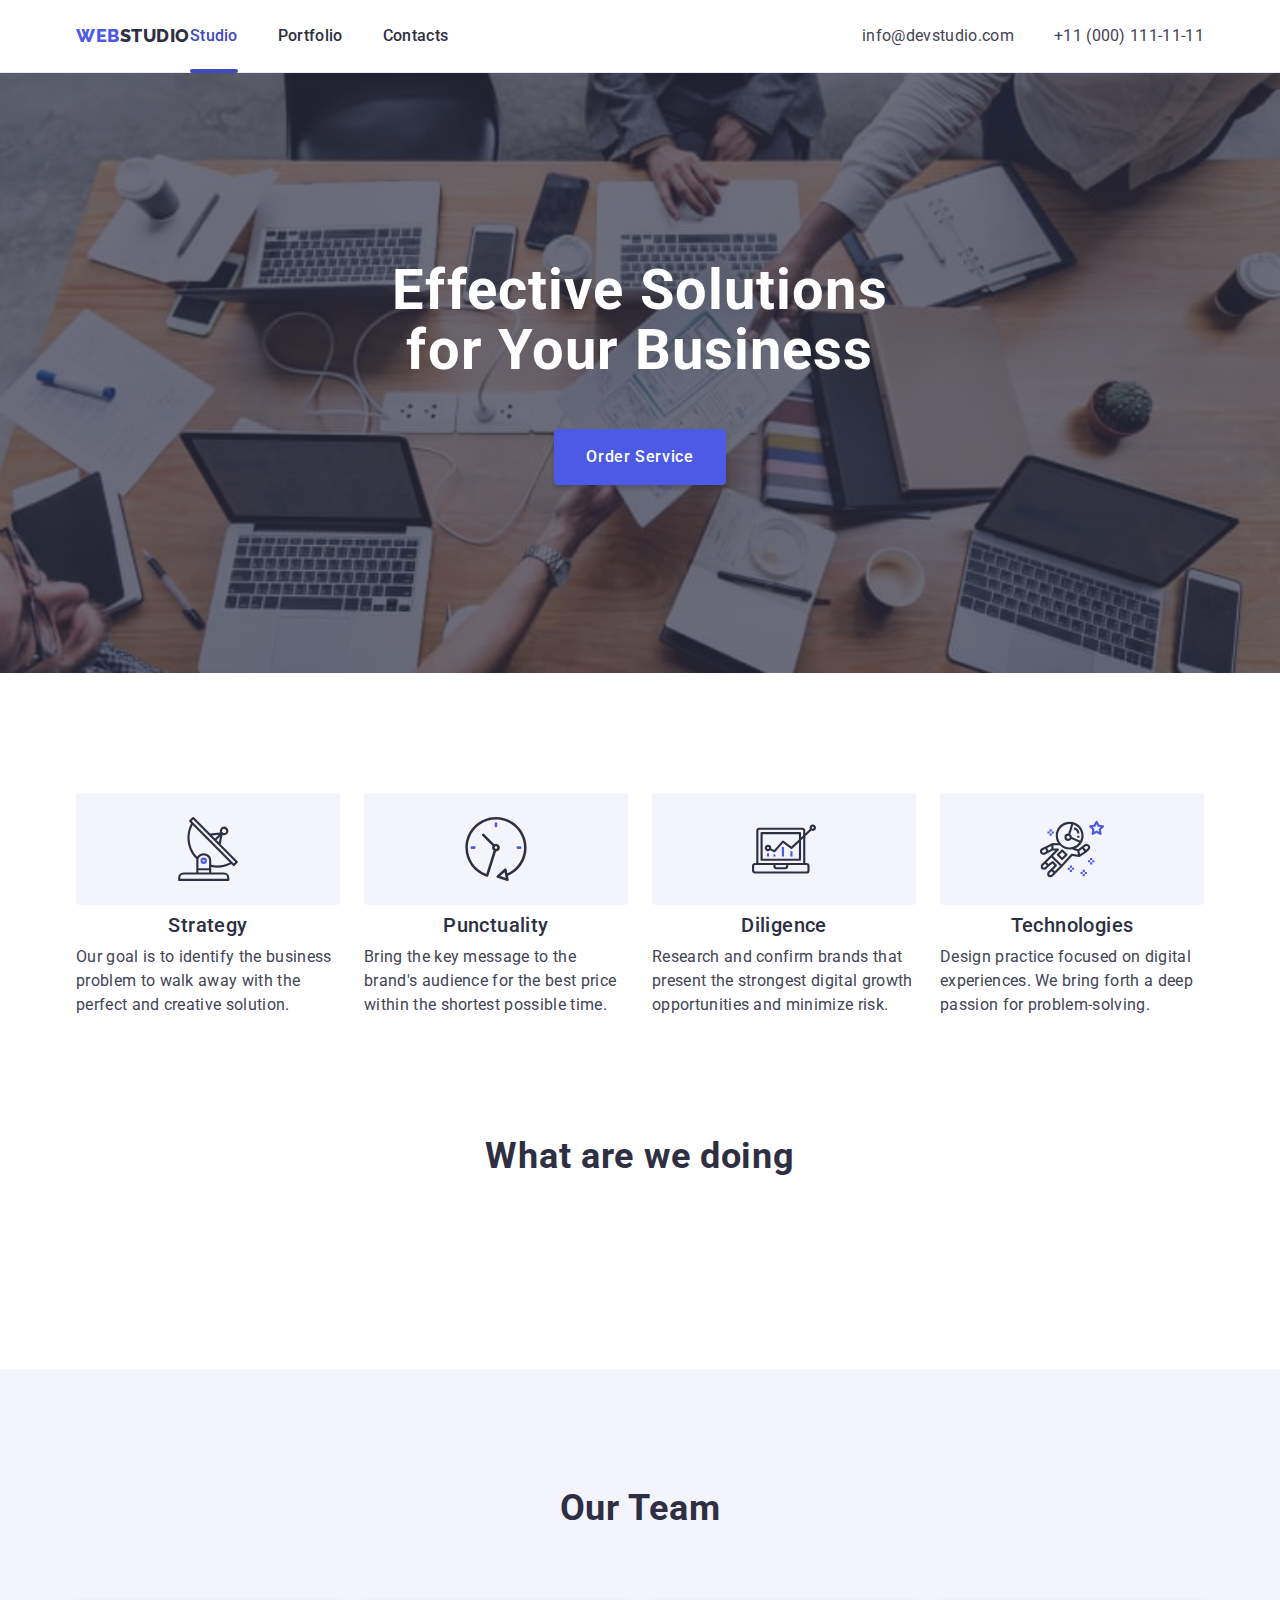
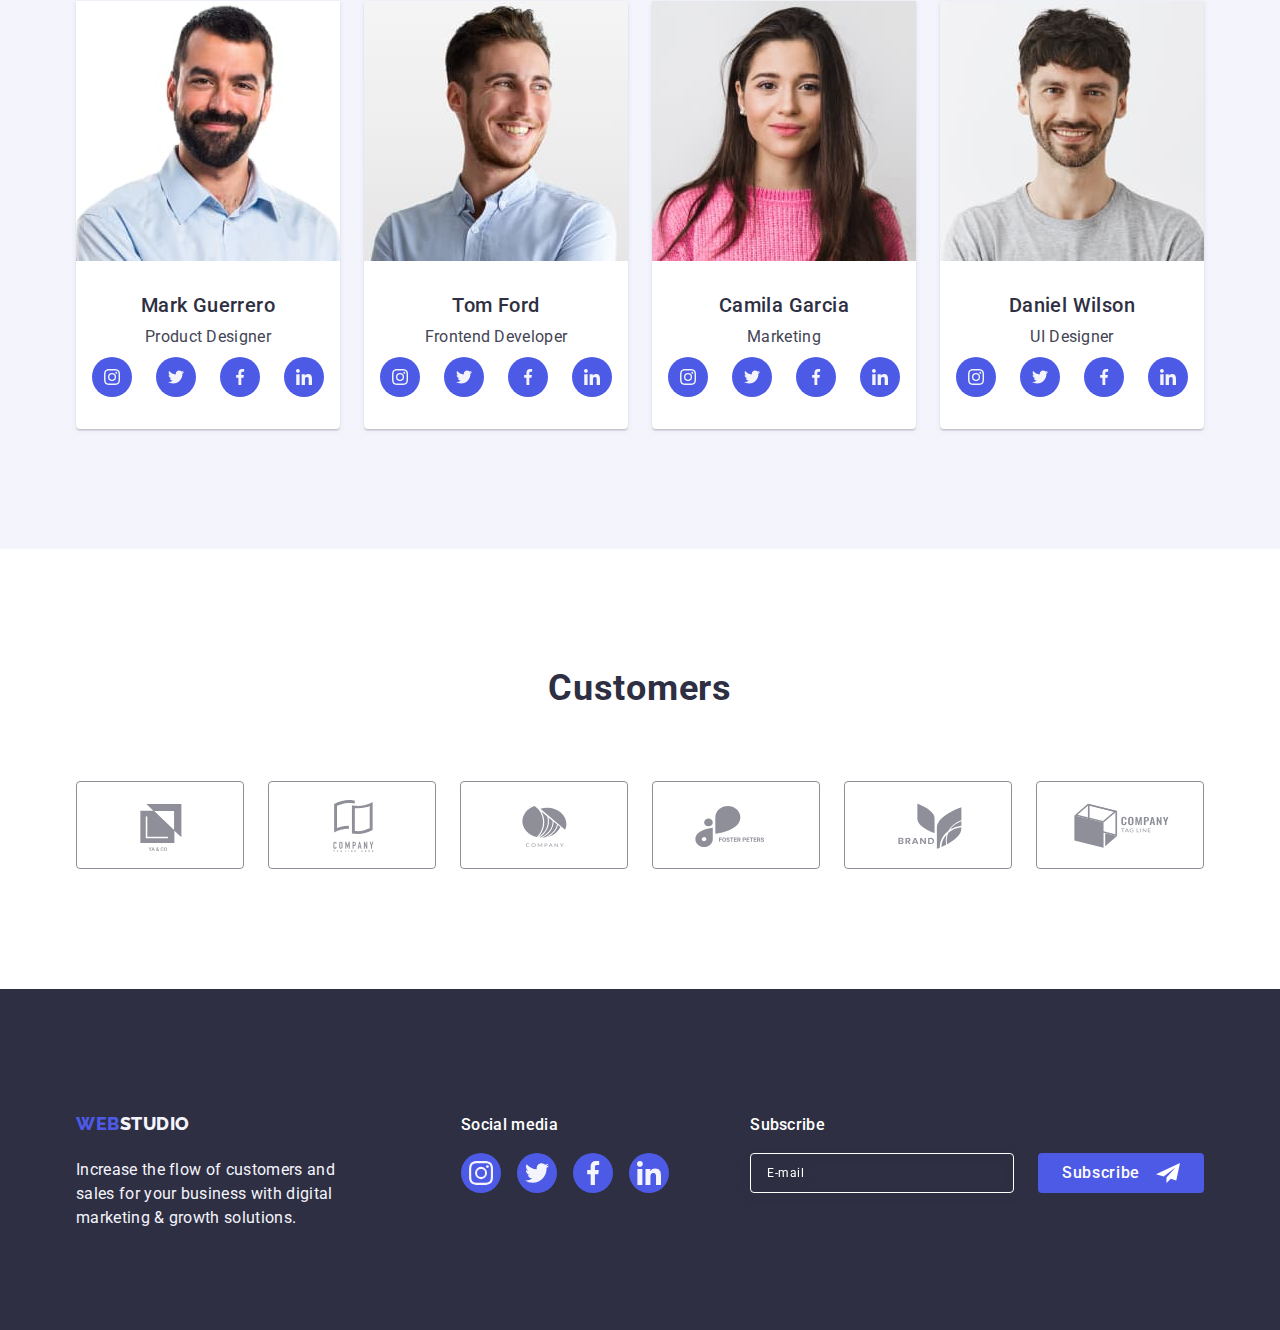
<file: index.html>
<!DOCTYPE html>
<html lang="en">

<head>
    <meta charset="UTF-8" />
    <meta http-equiv="X-UA-Compatible" content="IE=edge" />
    <meta name="viewport" content="width=device-width, initial-scale=1.0" />
    <title>Web Studio</title>

    <link rel="preconnect" href="https://fonts.googleapis.com" />
    <link rel="preconnect" href="https://fonts.gstatic.com" crossorigin />
    <link
        href="https://fonts.googleapis.com/css2?family=Raleway:wght@800&family=Roboto:wght@400;500;700;900&display=swap"
        rel="stylesheet" />
    <link href="https://cdn.jsdelivr.net/npm/modern-normalize@2.0.0/modern-normalize.min.css" rel="stylesheet" />
    <link rel="stylesheet" href="./css/styles.css" />
    <link rel="stylesheet" href="./css/media.css" />
</head>

<body>
    <!-- Header -->
    <header class="header">
        <div class="container header-container">
            <nav class="navigation">
                <a href="./index.html" class="logo link logo-header">Web<span class="logo-black">Studio</span></a>
                <ul class="list menu-list">
                    <li class="menu-item">
                        <a href="./index.html" class="nav-item link current-site">Studio</a>
                    </li>
                    <li class="menu-item">
                        <a href="./portfolio.html" class="nav-item link">Portfolio</a>
                    </li>
                    <li class="menu-item">
                        <a href="" class="nav-item link">Contacts</a>
                    </li>
                </ul>
            </nav>

            <address class="contacts">
                <ul class="list contact-list">
                    <li class="contact-item">
                        <a href="mailto:info@devstudio.com" class="contact link">info@devstudio.com</a>
                    </li>
                    <li class="contact-item">
                        <a href="tel:+110001111111" class="contact link">+11 (000) 111-11-11</a>
                    </li>
                </ul>
            </address>

            <button class="hamburger-btn js-open-menu" type="button">
                <svg class="hamburger-icon" width="32" height="22">
                    <use href="./images/icons.svg#menu-hamburger"></use>
                </svg>
            </button>
        </div>

        <!-- mobile Menu -->
        <div class="mobile-menu js-menu-container">
            <div class="mob-menu-content">
                <button type="button" class="modal-close-btn menu-close-btn js-close-menu">
                    <svg class="modal-close-icon" width="8" height="8">
                        <use href="./images/icons.svg#close-black-18dp-2-1"></use>
                    </svg>
                </button>

                <nav class="mobile-nav">
                    <ul class="list mob-menu-list">
                        <li class="mob-menu-item">
                            <a href="./index.html" class="mob-nav-item link current-site">Studio</a>
                        </li>
                        <li class="mob-menu-item">
                            <a href="./portfolio.html" class="mob-nav-item link">Portfolio</a>
                        </li>
                        <li class="mob-menu-item">
                            <a href="" class="mob-nav-item link">Contacts</a>
                        </li>
                    </ul>
                </nav>

                <div class="mobile-contacts">
                    <address class="mob-menu-contacts">
                        <ul class="list mob-contact-list">
                            <li class="mob-contact-item">
                                <a href="tel:+110001111111" class="tel-contact link">+11 (000) 111-11-11</a>
                            </li>
                            <li class="mob-contact-item">
                                <a href="mailto:info@devstudio.com" class="mail-contact link">info@devstudio.com</a>
                            </li>
                        </ul>
                    </address>

                    <ul class="list mob-menu-sm">
                        <li class="sm-item">
                            <a class="link sm-link" href="">
                                <svg class="sm-icon" width="24" height="24">
                                    <use href="./images/icons.svg#instagram"></use>
                                </svg>
                            </a>
                        </li>
                        <li class="sm-item">
                            <a class="link sm-link" href="">
                                <svg class="sm-icon" width="24" height="24">
                                    <use href="./images/icons.svg#twitter"></use>
                                </svg>
                            </a>
                        </li>
                        <li class="sm-item">
                            <a class="link sm-link" href="">
                                <svg class="sm-icon" width="24" height="24">
                                    <use href="./images/icons.svg#facebook"></use>
                                </svg>
                            </a>
                        </li>
                        <li class="sm-item">
                            <a class="link sm-link" href="">
                                <svg class="sm-icon" width="24" height="24">
                                    <use href="./images/icons.svg#linkedin"></use>
                                </svg>
                            </a>
                        </li>
                    </ul>
                </div>
            </div>
        </div>
    </header>

    <main>
        <!-- Hero -->
        <section class="hero overlay">
            <div class="container">
                <h1 class="hero-title">Effective Solutions for Your Business</h1>
                <button type="button" class="hero-button" data-modal-open>
                    Order Service
                </button>
            </div>
        </section>

        <!-- Section Advantages -->
        <section class="advant-section">
            <div class="container">
                <h2 class="visually-hidden">Our Advantages</h2>

                <ul class="list advant-list">
                    <li class="advant-item">
                        <div class="thumb">
                            <svg class="antenna-icon" width="64" height="64">
                                <use href="./images/icons.svg#antenna"></use>
                            </svg>
                        </div>
                        <h3 class="advant-undertitle">Strategy</h3>
                        <p class="advant-text">
                            Our goal is to identify the business problem to walk away with
                            the perfect and creative solution.
                        </p>
                    </li>
                    <li class="advant-item">
                        <div class="thumb">
                            <svg class="clock-icon" width="64" height="64">
                                <use href="./images/icons.svg#clock"></use>
                            </svg>
                        </div>
                        <h3 class="advant-undertitle">Punctuality</h3>
                        <p class="advant-text">
                            Bring the key message to the brand's audience for the best price
                            within the shortest possible time.
                        </p>
                    </li>
                    <li class="advant-item">
                        <div class="thumb">
                            <svg class="diagram-icon" width="64" height="64">
                                <use href="./images/icons.svg#diagram"></use>
                            </svg>
                        </div>
                        <h3 class="advant-undertitle">Diligence</h3>
                        <p class="advant-text">
                            Research and confirm brands that present the strongest digital
                            growth opportunities and minimize risk.
                        </p>
                    </li>
                    <li class="advant-item">
                        <div class="thumb">
                            <svg class="astronaut-icon" width="64" height="64">
                                <use href="./images/icons.svg#astronaut"></use>
                            </svg>
                        </div>
                        <h3 class="advant-undertitle">Technologies</h3>
                        <p class="advant-text">
                            Design practice focused on digital experiences. We bring forth a
                            deep passion for problem-solving.
                        </p>
                    </li>
                </ul>
            </div>
        </section>

        <!-- Section WhatAreWeDoing -->
        <section class="what-doing-section">
            <div class="container">
                <h2 class="section-title">What are we doing</h2>
                <ul class="list what-doing-list">
                    <li class="what-doing-item">
                        <picture>
                            <source srcset="
                    ./images/what-doing-section/computer.webp    x1,
                    ./images/what-doing-section/computer@2x.webp x2
                    />
                            <img src=" ./images/what-doing-section/computer.jpg" alt="IMac" width="360" />
                        </picture>
                    </li>

                    <li class="what-doing-item">
                        <picture>
                            <source srcset="
                    ./images/what-doing-section/smartphones.webp    x1,
                    ./images/what-doing-section/smartphones@2x.webp x2
                  />
                            <img src=" ./images/what-doing-section/phone.jpg" alt="Smartphone" width="360" />
                        </picture>
                    </li>

                    <li class="what-doing-item">
                        <picture>
                            <source srcset="
                    ./images/what-doing-section/smartphone-in-hand.webp    x1,
                    ./images/what-doing-section/smartphone-in-hand@2x.webp x2
                  />
                            <img src=" ./images/what-doing-section/phone-laptop.jpg"
                                alt="A smartphone in the hand and laptop in the background" width="360" />
                        </picture>
                    </li>
                </ul>
            </div>
        </section>

        <!-- Section Team -->
        <section class="team-section">
            <div class="container">
                <h2 class="section-title">Our Team</h2>
                <ul class="list team-list tablet-container">
                    <!--  -->
                    <li class="team-card">
                        <picture>
                            <source srcset="
                    ./images/team/pers-one.webp    x1,
                    ./images/team/pers-one@2x.webp x2
                  " />
                            <img src="./images/person-one.jpg" alt="fist person" width="264" />
                        </picture>
                        <div class="team-member">
                            <h3 class="team-undertitle">Mark Guerrero</h3>
                            <p class="team-text">Product Designer</p>
                            <ul class="list team-sotialmedia">
                                <li class="team-sotialmedia-item">
                                    <a class="team-sm-link link" href="">
                                        <svg class="sotial-icon" width="16" height="16">
                                            <use href="./images/icons.svg#instagram"></use>
                                        </svg>
                                    </a>
                                </li>
                                <li class="team-sotialmedia-item">
                                    <a class="team-sm-link link" href="">
                                        <svg class="sotial-icon" width="16" height="16">
                                            <use href="./images/icons.svg#twitter"></use>
                                        </svg>
                                    </a>
                                </li>
                                <li class="team-sotialmedia-item">
                                    <a class="team-sm-link link" href="">
                                        <svg class="sotial-icon" width="16" height="16">
                                            <use href="./images/icons.svg#facebook"></use>
                                        </svg>
                                    </a>
                                </li>
                                <li class="team-sotialmedia-item">
                                    <a class="team-sm-link link" href="">
                                        <svg class="sotial-icon" width="16" height="16">
                                            <use href="./images/icons.svg#linkedin"></use>
                                        </svg>
                                    </a>
                                </li>
                            </ul>
                        </div>
                    </li>
                    <!--  -->
                    <li class="team-card">
                        <picture>
                            <source srcset="
                    ./images/team/pers-two.webp    x1,
                    ./images/team/pers-two@2x.webp x2
                  " />
                            <img src="./images/person-two.jpg" alt="second person" width="264" />
                        </picture>
                        <div class="team-member">
                            <h3 class="team-undertitle">Tom Ford</h3>
                            <p class="team-text">Frontend Developer</p>
                            <ul class="list team-sotialmedia">
                                <li class="team-sotialmedia-item">
                                    <a class="team-sm-link link" href="">
                                        <svg class="sotial-icon" width="16" height="16">
                                            <use href="./images/icons.svg#instagram"></use>
                                        </svg>
                                    </a>
                                </li>
                                <li class="team-sotialmedia-item">
                                    <a class="team-sm-link link" href="">
                                        <svg class="sotial-icon" width="16" height="16">
                                            <use href="./images/icons.svg#twitter"></use>
                                        </svg>
                                    </a>
                                </li>
                                <li class="team-sotialmedia-item">
                                    <a class="team-sm-link link" href="">
                                        <svg class="sotial-icon" width="16" height="16">
                                            <use href="./images/icons.svg#facebook"></use>
                                        </svg>
                                    </a>
                                </li>
                                <li class="team-sotialmedia-item">
                                    <a class="team-sm-link link" href="">
                                        <svg class="sotial-icon" width="16" height="16">
                                            <use href="./images/icons.svg#linkedin"></use>
                                        </svg>
                                    </a>
                                </li>
                            </ul>
                        </div>
                    </li>
                    <!--  -->
                    <li class="team-card">
                        <picture>
                            <source srcset="
                    ./images/team/pers-three.webp    x1,
                    ./images/team/pers-three@2x.webp x2
                  " />
                            <img src="./images/person-three.jpg" alt="third person" width="264" />
                        </picture>
                        <div class="team-member">
                            <h3 class="team-undertitle">Camila Garcia</h3>
                            <p class="team-text">Marketing</p>
                            <ul class="list team-sotialmedia">
                                <li class="team-sotialmedia-item">
                                    <a class="team-sm-link link" href="">
                                        <svg class="sotial-icon" width="16" height="16">
                                            <use href="./images/icons.svg#instagram"></use>
                                        </svg>
                                    </a>
                                </li>
                                <li class="team-sotialmedia-item">
                                    <a class="team-sm-link link" href="">
                                        <svg class="sotial-icon" width="16" height="16">
                                            <use href="./images/icons.svg#twitter"></use>
                                        </svg>
                                    </a>
                                </li>
                                <li class="team-sotialmedia-item">
                                    <a class="team-sm-link link" href="">
                                        <svg class="sotial-icon" width="16" height="16">
                                            <use href="./images/icons.svg#facebook"></use>
                                        </svg>
                                    </a>
                                </li>
                                <li class="team-sotialmedia-item">
                                    <a class="team-sm-link link" href="">
                                        <svg class="sotial-icon" width="16" height="16">
                                            <use href="./images/icons.svg#linkedin"></use>
                                        </svg>
                                    </a>
                                </li>
                            </ul>
                        </div>
                    </li>
                    <!--  -->
                    <li class="team-card">
                        <picture>
                            <source srcset="
                    ./images/team/pers-four.webp    x1,
                    ./images/team/pers-four@2x.webp x2
                  " />
                            <img src="./images/person-four.jpg" alt="fourth person" width="264" />
                        </picture>
                        <div class="team-member">
                            <h3 class="team-undertitle">Daniel Wilson</h3>
                            <p class="team-text">UI Designer</p>
                            <ul class="list team-sotialmedia">
                                <li class="team-sotialmedia-item">
                                    <a class="team-sm-link link" href="">
                                        <svg class="sotial-icon" width="16" height="16">
                                            <use href="./images/icons.svg#instagram"></use>
                                        </svg>
                                    </a>
                                </li>
                                <li class="team-sotialmedia-item">
                                    <a class="team-sm-link link" href="">
                                        <svg class="sotial-icon" width="16" height="16">
                                            <use href="./images/icons.svg#twitter"></use>
                                        </svg>
                                    </a>
                                </li>
                                <li class="team-sotialmedia-item">
                                    <a class="team-sm-link link" href="">
                                        <svg class="sotial-icon" width="16" height="16">
                                            <use href="./images/icons.svg#facebook"></use>
                                        </svg>
                                    </a>
                                </li>
                                <li class="team-sotialmedia-item">
                                    <a class="team-sm-link link" href="">
                                        <svg class="sotial-icon" width="16" height="16">
                                            <use href="./images/icons.svg#linkedin"></use>
                                        </svg>
                                    </a>
                                </li>
                            </ul>
                        </div>
                    </li>
                </ul>
            </div>
        </section>

        <!-- Section Customers -->

        <section class="customers-section">
            <div class="container">
                <h2 class="section-title">Customers</h2>
                <ul class="list customers-list tablet-container">
                    <li class="customers-item">
                        <a class="link customers-link" href="">
                            <svg class="customers-logo" width="104" height="56">
                                <use href="./images/icons.svg#logo-one"></use>
                            </svg>
                        </a>
                    </li>
                    <li class="customers-item">
                        <a class="link customers-link" href="">
                            <svg class="customers-logo" width="104" height="56">
                                <use href="./images/icons.svg#logo-two"></use>
                            </svg>
                        </a>
                    </li>
                    <li class="customers-item">
                        <a class="link customers-link" href="">
                            <svg class="customers-logo" width="104" height="56">
                                <use href="./images/icons.svg#logo-three"></use>
                            </svg>
                        </a>
                    </li>
                    <li class="customers-item">
                        <a class="link customers-link" href="">
                            <svg class="customers-logo" width="104" height="56">
                                <use href="./images/icons.svg#logo-four"></use>
                            </svg>
                        </a>
                    </li>
                    <li class="customers-item">
                        <a class="link customers-link" href="">
                            <svg class="customers-logo" width="104" height="56">
                                <use href="./images/icons.svg#logo-five"></use>
                            </svg>
                        </a>
                    </li>
                    <li class="customers-item">
                        <a class="link customers-link" href="">
                            <svg class="customers-logo" width="104" height="56">
                                <use href="./images/icons.svg#logo-six"></use>
                            </svg>
                        </a>
                    </li>
                </ul>
            </div>
        </section>
    </main>

    <!-- Footer -->

    <footer class="footer">
        <div class="container footer-container tablet-container">
            <div class="logo-container">
                <a href="./index.html" class="logo link logo-footer">Web<span class="logo-white">Studio</span></a>
                <p class="footer-text">
                    Increase the flow of customers and sales for your business with
                    digital marketing & growth solutions.
                </p>
            </div>

            <div class="sm-container">
                <p class="sm-text">Social media</p>
                <ul class="list sm-list">
                    <li class="sm-item">
                        <a class="link sm-link" href="">
                            <svg class="sm-icon" width="24" height="24">
                                <use href="./images/icons.svg#instagram"></use>
                            </svg>
                        </a>
                    </li>
                    <li class="sm-item">
                        <a class="link sm-link" href="">
                            <svg class="sm-icon" width="24" height="24">
                                <use href="./images/icons.svg#twitter"></use>
                            </svg>
                        </a>
                    </li>
                    <li class="sm-item">
                        <a class="link sm-link" href="">
                            <svg class="sm-icon" width="24" height="24">
                                <use href="./images/icons.svg#facebook"></use>
                            </svg>
                        </a>
                    </li>
                    <li class="sm-item">
                        <a class="link sm-link" href="">
                            <svg class="sm-icon" width="24" height="24">
                                <use href="./images/icons.svg#linkedin"></use>
                            </svg>
                        </a>
                    </li>
                </ul>
            </div>

            <div class="subscribe-container">
                <p class="sm-text">Subscribe</p>
                <form class="subscribe-form">
                    <label class="subscribe-label">
                        <input class="subscribe-input" type="email" name="user-email" placeholder="E-mail" />
                    </label>
                    <button class="subscribe-btn" type="submit">
                        Subscribe
                        <svg class="subscribe-icon" width="24" height="24">
                            <use href="./images/icons.svg#subscribe"></use>
                        </svg>
                    </button>
                </form>
            </div>
        </div>
    </footer>

    <!-- Backdrop Modal -->

    <div class="backdrop is-hidden" data-modal>
        <div class="modal">
            <button type="button" class="modal-close-btn" data-modal-close>
                <svg class="modal-close-icon" width="8" height="8">
                    <use href="./images/icons.svg#close-black-18dp-2-1"></use>
                </svg>
            </button>

            <p class="modal-title">Leave your contacts and we will call you back</p>

            <form class="contact-form">
                <div class="form-field">
                    <label class="user-info-label" for="user-name">Name</label>
                    <div class="form-input">
                        <input class="input-field" type="text" name="user-name" id="user-name" />
                        <svg class="user-info-icon" width="18" height="24">
                            <use href="./images/icons.svg#person"></use>
                        </svg>
                    </div>
                </div>

                <div class="form-field">
                    <label class="user-info-label" for="phone">Phone</label>
                    <div class="form-input">
                        <input class="input-field" type="tel" name="user-number" id="phone" />
                        <svg class="user-info-icon" width="18" height="24">
                            <use href="./images/icons.svg#phone"></use>
                        </svg>
                    </div>
                </div>

                <div class="form-field">
                    <label class="user-info-label" for="email">Email</label>
                    <div class="form-input">
                        <input class="input-field" type="email" name="user-mail" id="email" />
                        <svg class="user-info-icon" width="18" height="24">
                            <use href="./images/icons.svg#email"></use>
                        </svg>
                    </div>
                </div>

                <div class="comment-container">
                    <label class="user-info-label" for="user-comment">Comment</label>
                    <textarea class="input-field comment-field" name="user-comment" id="user-comment"
                        placeholder="Text input"></textarea>
                </div>

                <div class="privacy-policy">
                    <input class="check-input visually-hidden" id="user-privacy" type="checkbox" name="user-privacy"
                        value="true" required />
                    <label class="check-label" for="user-privacy">
                        <span class="new-checkbox">
                            <svg class="check-icon" width="10" height="8">
                                <use href="./images/icons.svg#check"></use>
                            </svg>
                        </span>

                        I accept the terms and conditions of the
                        <a class="check-link" href="#">Privacy Policy</a>
                    </label>
                </div>

                <button class="modal-submit-btn" type="submit">Send</button>
            </form>
        </div>
    </div>
    <script src="./js/modal.js"></script>
    <script src="./js/modal-menu.js"></script>
</body>

</html>
</file>
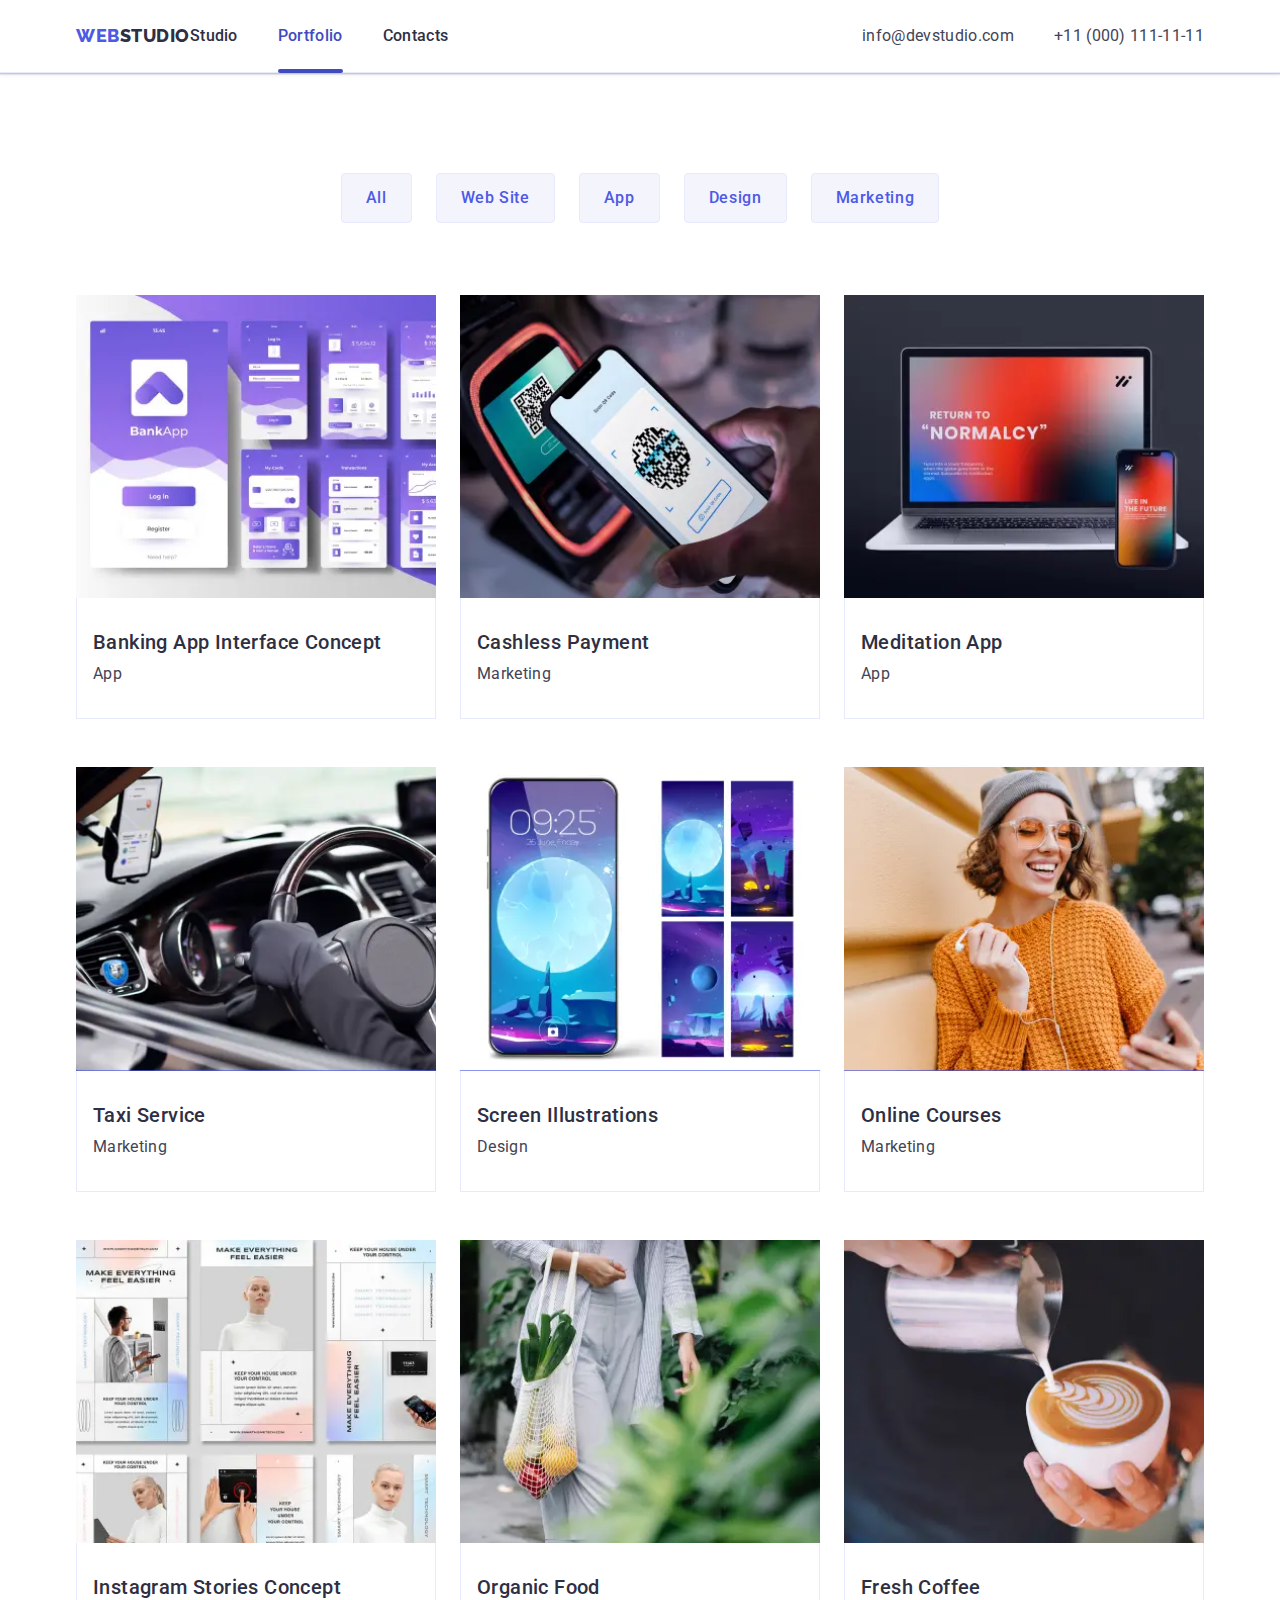
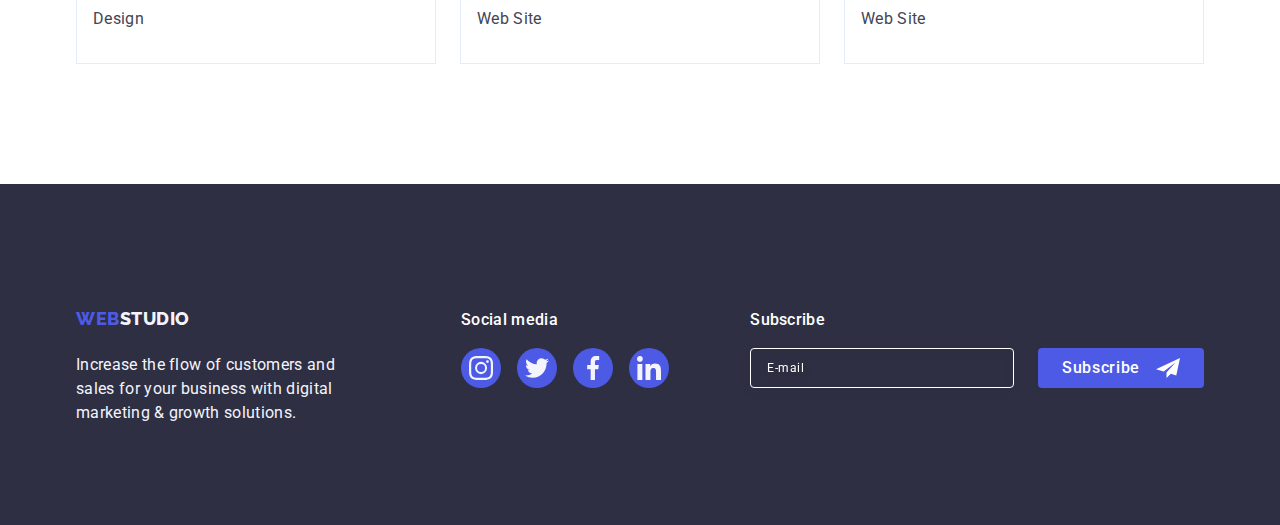
<file: portfolio.html>
<!DOCTYPE html>
<html lang="en">

<head>
    <meta charset="UTF-8" />
    <meta http-equiv="X-UA-Compatible" content="IE=edge" />
    <meta name="viewport" content="width=device-width, initial-scale=1.0" />
    <title>Portfolio</title>
    <link rel="preconnect" href="https://fonts.googleapis.com" />
    <link rel="preconnect" href="https://fonts.gstatic.com" crossorigin />
    <link
        href="https://fonts.googleapis.com/css2?family=Raleway:wght@800&family=Roboto:wght@400;500;700;900&display=swap"
        rel="stylesheet" />
    <link href="https://cdn.jsdelivr.net/npm/modern-normalize@2.0.0/modern-normalize.min.css" rel="stylesheet" />

    <link rel="stylesheet" href="./css/styles.css" />
    <link rel="stylesheet" href="./css/media.css" />
</head>

<body>
    <!-- Header -->
    <header class="header">
        <div class="container header-container">
            <nav class="navigation">
                <a href="./index.html" class="logo link logo-header">Web<span class="logo-black">Studio</span></a>
                <ul class="list menu-list">
                    <li class="menu-item">
                        <a href="./index.html" class="nav-item link">Studio</a>
                    </li>
                    <li class="menu-item">
                        <a href="./portfolio.html" class="nav-item link current-site">Portfolio</a>
                    </li>
                    <li class="menu-item">
                        <a href="" class="nav-item link">Contacts</a>
                    </li>
                </ul>
            </nav>

            <address class="contacts">
                <ul class="list contact-list">
                    <li>
                        <a href="mailto:info@devstudio.com" class="contact link">info@devstudio.com</a>
                    </li>
                    <li>
                        <a href="tel:+110001111111" class="contact link">+11 (000) 111-11-11</a>
                    </li>
                </ul>
            </address>

            <button class="hamburger-btn js-open-menu" type="button">
                <svg class="hamburger-icon" width="32" height="22">
                    <use href="./images/icons.svg#menu-hamburger"></use>
                </svg>
            </button>
        </div>

        <!-- mobile Menu -->
        <div class="mobile-menu js-menu-container">
            <div class="mob-menu-content">
                <button type="button" class="modal-close-btn menu-close-btn js-close-menu">
                    <svg class="modal-close-icon" width="8" height="8">
                        <use href="./images/icons.svg#close-black-18dp-2-1"></use>
                    </svg>
                </button>

                <nav class="mobile-nav">
                    <ul class="list mob-menu-list">
                        <li class="mob-menu-item">
                            <a href="./index.html" class="mob-nav-item link">Studio</a>
                        </li>
                        <li class="mob-menu-item">
                            <a href="./portfolio.html" class="mob-nav-item link current-site">Portfolio</a>
                        </li>
                        <li class="mob-menu-item">
                            <a href="" class="mob-nav-item link">Contacts</a>
                        </li>
                    </ul>
                </nav>

                <div class="mobile-contacts">
                    <address class="mob-menu-contacts">
                        <ul class="list mob-contact-list">
                            <li class="mob-contact-item">
                                <a href="tel:+110001111111" class="tel-contact link">+11 (000) 111-11-11</a>
                            </li>
                            <li class="mob-contact-item">
                                <a href="mailto:info@devstudio.com" class="mail-contact link">info@devstudio.com</a>
                            </li>
                        </ul>
                    </address>

                    <ul class="list mob-menu-sm">
                        <li class="sm-item">
                            <a class="link sm-link" href="">
                                <svg class="sm-icon" width="24" height="24">
                                    <use href="./images/icons.svg#instagram"></use>
                                </svg>
                            </a>
                        </li>
                        <li class="sm-item">
                            <a class="link sm-link" href="">
                                <svg class="sm-icon" width="24" height="24">
                                    <use href="./images/icons.svg#twitter"></use>
                                </svg>
                            </a>
                        </li>
                        <li class="sm-item">
                            <a class="link sm-link" href="">
                                <svg class="sm-icon" width="24" height="24">
                                    <use href="./images/icons.svg#facebook"></use>
                                </svg>
                            </a>
                        </li>
                        <li class="sm-item">
                            <a class="link sm-link" href="">
                                <svg class="sm-icon" width="24" height="24">
                                    <use href="./images/icons.svg#linkedin"></use>
                                </svg>
                            </a>
                        </li>
                    </ul>
                </div>
            </div>
        </div>
    </header>

    <main>
        <section class="portfolio-section">
            <div class="container">
                <h1 hidden class="visually-hidden">Projects</h1>

                <ul class="list buttons-list">
                    <li><button type="button" class="button">All</button></li>
                    <li><button type="button" class="button">Web Site</button></li>
                    <li><button type="button" class="button">App</button></li>
                    <li><button type="button" class="button">Design</button></li>
                    <li><button type="button" class="button">Marketing</button></li>
                </ul>

                <!-- Projects -->
                <ul class="list projects-list">
                    <li class="projects-item">
                        <a class="link project-link" href="#">
                            <div class="prod-thumb">
                                <picture>
                                    <source srcset="
                        ./images/portfolio/banking-app.webp    1x,
                        ./images/portfolio/banking-app@2x.webp 2x
                      " media="(min-width: 1440px)" />
                                    <source srcset="
                        ./images/portfolio/t-banking-app.webp    1x,
                        ./images/portfolio/t-banking-app@2x.webp 2x
                      " media="(min-width: 768px)" />
                                    <source srcset="
                        ./images/portfolio/m-banking-app.webp    1x,
                        ./images/portfolio/m-banking-app@2x.webp 2x
                      " media="(max-width: 767px)" />
                                    <img src="./images/banking.jpg" alt="App Interface" width="360" height="300" />
                                </picture>

                                <p class="prod-hover-text">
                                    14 Stylish and User-Friendly App Design Concepts · Task
                                    Manager App · Calorie Tracker App · Exotic Fruit Ecommerce
                                    App · Cloud Storage App
                                </p>
                            </div>
                            <div class="projects-container">
                                <h2 class="project-title">Banking App Interface Concept</h2>
                                <p class="project-text">App</p>
                            </div>
                        </a>
                    </li>
                    <li class="projects-item">
                        <a class="link project-link" href="#">
                            <div class="prod-thumb">
                                <picture>
                                    <source srcset="
                        ./images/portfolio/payment.webp    1x,
                        ./images/portfolio/payment@2x.webp 2x
                      " media="(min-width: 1440px)" />
                                    <source srcset="
                        ./images/portfolio/t-payment.webp    1x,
                        ./images/portfolio/t-payment@2x.webp 2x
                      " media="(min-width: 768px)" />
                                    <source srcset="
                        ./images/portfolio/m-payment.webp    1x,
                        ./images/portfolio/m-payment@2x.webp 2x
                      " media="(max-width: 767px)" />
                                    <img src="./images/payment.jpg" alt="Phone and terminal" width="360" height="300" />
                                </picture>

                                <p class="prod-hover-text">
                                    14 Stylish and User-Friendly App Design Concepts · Task
                                    Manager App · Calorie Tracker App · Exotic Fruit Ecommerce
                                    App · Cloud Storage App
                                </p>
                            </div>
                            <div class="projects-container">
                                <h2 class="project-title">Cashless Payment</h2>
                                <p class="project-text">Marketing</p>
                            </div>
                        </a>
                    </li>
                    <li class="projects-item">
                        <a class="link project-link" href="#">
                            <div class="prod-thumb">
                                <picture>
                                    <source srcset="
                        ./images/portfolio/meditation-app.webp    1x,
                        ./images/portfolio/meditation-app@2x.webp 2x
                      " media="(min-width: 1440px)" />
                                    <source srcset="
                        ./images/portfolio/t-meditation-app.webp    1x,
                        ./images/portfolio/t-meditation-app@2x.webp 2x
                      " media="(min-width: 768px)" />
                                    <source srcset="
                        ./images/portfolio/m-meditation-app.webp    1x,
                        ./images/portfolio/m-meditation-app@2x.webp 2x
                      " media="(max-width: 767px)" />
                                    <img src="./images/meditation.jpg" alt="Notebook" width="360" height="300" />
                                </picture>

                                <p class="prod-hover-text">
                                    14 Stylish and User-Friendly App Design Concepts · Task
                                    Manager App · Calorie Tracker App · Exotic Fruit Ecommerce
                                    App · Cloud Storage App
                                </p>
                            </div>
                            <div class="projects-container">
                                <h2 class="project-title">Meditation App</h2>
                                <p class="project-text">App</p>
                            </div>
                        </a>
                    </li>
                    <li class="projects-item">
                        <a class="link project-link" href="#">
                            <div class="prod-thumb">
                                <picture>
                                    <source srcset="
                        ./images/portfolio/taxi-service.webp    1x,
                        ./images/portfolio/taxi-service@2x.webp 2x
                      " media="(min-width: 1440px)" />
                                    <source srcset="
                        ./images/portfolio/t-taxi-service.webp    1x,
                        ./images/portfolio/t-taxi-service@2x.webp 2x
                      " media="(min-width: 768px)" />
                                    <source srcset="
                        ./images/portfolio/m-taxi-service.webp    1x,
                        ./images/portfolio/m-taxi-service@2x.webp 2x
                      " media="(max-width: 767px)" />
                                    <img src="./images/taxi-service.jpg" alt="Car interior" width="360" height="300" />
                                </picture>

                                <p class="prod-hover-text">
                                    14 Stylish and User-Friendly App Design Concepts · Task
                                    Manager App · Calorie Tracker App · Exotic Fruit Ecommerce
                                    App · Cloud Storage App
                                </p>
                            </div>
                            <div class="projects-container">
                                <h2 class="project-title">Taxi Service</h2>
                                <p class="project-text">Marketing</p>
                            </div>
                        </a>
                    </li>
                    <li class="projects-item">
                        <a class="link project-link" href="#">
                            <div class="prod-thumb">
                                <picture>
                                    <source srcset="
                        ./images/portfolio/screen-illustrations.webp    1x,
                        ./images/portfolio/screen-illustrations@2x.webp 2x
                      " media="(min-width: 1440px)" />
                                    <source srcset="
                        ./images/portfolio/t-screen-illustrations.webp    1x,
                        ./images/portfolio/t-screen-illustrations@2x.webp 2x
                      " media="(min-width: 768px)" />
                                    <source srcset="
                        ./images/portfolio/m-screen-illustrations.webp    1x,
                        ./images/portfolio/m-screen-illustrations@2x.webp 2x
                      " media="(max-width: 767px)" />
                                    <img src="./images/illustrations.jpg" alt="Illustrations on smartphone" width="360"
                                        height="300" />
                                </picture>

                                <p class="prod-hover-text">
                                    14 Stylish and User-Friendly App Design Concepts · Task
                                    Manager App · Calorie Tracker App · Exotic Fruit Ecommerce
                                    App · Cloud Storage App
                                </p>
                            </div>
                            <div class="projects-container">
                                <h2 class="project-title">Screen Illustrations</h2>
                                <p class="project-text">Design</p>
                            </div>
                        </a>
                    </li>
                    <li class="projects-item">
                        <a class="link project-link" href="#">
                            <div class="prod-thumb">
                                <picture>
                                    <source srcset="
                        ./images/portfolio/online-courses.webp    1x,
                        ./images/portfolio/online-courses@2x.webp 2x
                      " media="(min-width: 1440px)" />
                                    <source srcset="
                        ./images/portfolio/t-online-courses.webp    1x,
                        ./images/portfolio/t-online-courses@2x.webp 2x
                      " media="(min-width: 768px)" />
                                    <source srcset="
                        ./images/portfolio/m-online-courses.webp    1x,
                        ./images/portfolio/m-online-courses@2x.webp 2x
                      " media="(max-width: 767px)" />
                                    <img src="./images/courses.jpg" alt="A woman with phone" width="360" height="300" />
                                </picture>

                                <p class="prod-hover-text">
                                    14 Stylish and User-Friendly App Design Concepts · Task
                                    Manager App · Calorie Tracker App · Exotic Fruit Ecommerce
                                    App · Cloud Storage App
                                </p>
                            </div>
                            <div class="projects-container">
                                <h2 class="project-title">Online Courses</h2>
                                <p class="project-text">Marketing</p>
                            </div>
                        </a>
                    </li>
                    <li class="projects-item">
                        <a class="link project-link" href="#">
                            <div class="prod-thumb">
                                <picture>
                                    <source srcset="
                        ./images/portfolio/instagram-stories.webp    1x,
                        ./images/portfolio/instagram-stories@2x.webp 2x
                      " media="(min-width: 1440px)" />
                                    <source srcset="
                        ./images/portfolio/t-instagram-stories.webp    1x,
                        ./images/portfolio/t-instagram-stories@2x.webp 2x
                      " media="(min-width: 768px)" />
                                    <source srcset="
                        ./images/portfolio/m-instagram-stories.webp    1x,
                        ./images/portfolio/m-instagram-stories@2x.webp 2x
                      " media="(max-width: 767px)" />
                                    <img src="./images/stories-concept.jpg" alt="Stories design example" width="360"
                                        height="300" />
                                </picture>

                                <p class="prod-hover-text">
                                    14 Stylish and User-Friendly App Design Concepts · Task
                                    Manager App · Calorie Tracker App · Exotic Fruit Ecommerce
                                    App · Cloud Storage App
                                </p>
                            </div>
                            <div class="projects-container">
                                <h2 class="project-title">Instagram Stories Concept</h2>
                                <p class="project-text">Design</p>
                            </div>
                        </a>
                    </li>
                    <li class="projects-item">
                        <a class="link project-link" href="#">
                            <div class="prod-thumb">
                                <picture>
                                    <source srcset="
                        ./images/portfolio/organic-food.webp    1x,
                        ./images/portfolio/organic-food@2x.webp 2x
                      " media="(min-width: 1440px)" />
                                    <source srcset="
                        ./images/portfolio/t-organic-food.webp    1x,
                        ./images/portfolio/t-organic-food@2x.webp 2x
                      " media="(min-width: 768px)" />
                                    <source srcset="
                        ./images/portfolio/m-organic-food.webp    1x,
                        ./images/portfolio/m-organic-food@2x.webp 2x
                      " media="(max-width: 767px)" />
                                    <img src="./images/food.jpg" alt="Woman with vegetables" width="360" height="300" />
                                </picture>

                                <p class="prod-hover-text">
                                    14 Stylish and User-Friendly App Design Concepts · Task
                                    Manager App · Calorie Tracker App · Exotic Fruit Ecommerce
                                    App · Cloud Storage App
                                </p>
                            </div>
                            <div class="projects-container">
                                <h2 class="project-title">Organic Food</h2>
                                <p class="project-text">Web Site</p>
                            </div>
                        </a>
                    </li>
                    <li class="projects-item">
                        <a class="link project-link" href="#">
                            <div class="prod-thumb">
                                <picture>
                                    <source srcset="
                        ./images/portfolio/fresh-coffee.webp    1x,
                        ./images/portfolio/fresh-coffee@2x.webp 2x
                      " media="(min-width: 1440px)" />
                                    <source srcset="
                        ./images/portfolio/t-fresh-coffee.webp    1x,
                        ./images/portfolio/t-fresh-coffee@2x.webp 2x
                      " media="(min-width: 768px)" />
                                    <source srcset="
                        ./images/portfolio/m-fresh-coffee.webp    1x,
                        ./images/portfolio/m-fresh-coffee@2x.webp 2x
                      " media="(max-width: 767px)" />
                                    <img src="./images/coffee.jpg" alt="Latte art" width="360" height="300" />
                                </picture>

                                <p class="prod-hover-text">
                                    14 Stylish and User-Friendly App Design Concepts · Task
                                    Manager App · Calorie Tracker App · Exotic Fruit Ecommerce
                                    App · Cloud Storage App
                                </p>
                            </div>
                            <div class="projects-container">
                                <h2 class="project-title">Fresh Coffee</h2>
                                <p class="project-text">Web Site</p>
                            </div>
                        </a>
                    </li>
                </ul>
            </div>
        </section>
        <script src="./js/modal-menu.js"></script>
    </main>

    <!-- Footer -->

    <footer class="footer">
        <div class="container footer-container tablet-container">
            <div class="logo-container">
                <a href="./index.html" class="logo link logo-footer">Web<span class="logo-white">Studio</span></a>
                <p class="footer-text">
                    Increase the flow of customers and sales for your business with
                    digital marketing & growth solutions.
                </p>
            </div>

            <div class="sm-container">
                <p class="sm-text">Social media</p>
                <ul class="list sm-list">
                    <li class="sm-item">
                        <a class="link sm-link" href="">
                            <svg class="sm-icon" width="24" height="24">
                                <use href="./images/icons.svg#instagram"></use>
                            </svg>
                        </a>
                    </li>
                    <li class="sm-item">
                        <a class="link sm-link" href="">
                            <svg class="sm-icon" width="24" height="24">
                                <use href="./images/icons.svg#twitter"></use>
                            </svg>
                        </a>
                    </li>
                    <li class="sm-item">
                        <a class="link sm-link" href="">
                            <svg class="sm-icon" width="24" height="24">
                                <use href="./images/icons.svg#facebook"></use>
                            </svg>
                        </a>
                    </li>
                    <li class="sm-item">
                        <a class="link sm-link" href="">
                            <svg class="sm-icon" width="24" height="24">
                                <use href="./images/icons.svg#linkedin"></use>
                            </svg>
                        </a>
                    </li>
                </ul>
            </div>

            <div class="subscribe-container">
                <p class="sm-text">Subscribe</p>
                <form class="subscribe-form">
                    <label class="subscribe-label">
                        <input class="subscribe-input" type="email" name="user-email" placeholder="E-mail" />
                    </label>
                    <button class="subscribe-btn" type="submit">
                        Subscribe
                        <svg class="subscribe-icon" width="24" height="24">
                            <use href="./images/icons.svg#subscribe"></use>
                        </svg>
                    </button>
                </form>
            </div>
        </div>
    </footer>
</body>

</html>
</file>
<file: css/styles.css>
:root {
    --text-color: #434455;
    --title-color: #2e2f42;
    --dark-background: #2e2f42;
    --borders-color: #e7e9fc;
    --middle-background: #f4f4fd;
    --accent-color: #4d5ae5;
    --button-hover: #404bbf;
    --white-color: #ffffff;
    --icon-bg: #f4f4fd;
    --footer-hover: #31d0aa;
    --customers-logo: #8e8f99;

    --transition: 250ms cubic-bezier(0.4, 0, 0.2, 1);
}

  /*! Main */

body {
    font-family: "Roboto", sans-serif;
    font-size: 16px;
    line-height: 1.5;
    letter-spacing: 0.02em;
    color: var(--text-color);
    background-color: var(--white-color);
}

.list {
    list-style: none;
}

.link {
    text-decoration: none;
}

h1,
h2,
h3,
p {
    margin-top: 0;
    margin-bottom: 0;
}

ul {
    margin-top: 0;
    margin-bottom: 0;
    padding-left: 0;
}

img {
    display: block;
    max-width: 100%;
    height: auto;
}

.container {
    margin-left: auto;
    margin-right: auto;
    max-width: 426px;
    width: 100%;
    padding-right: 15px;
    padding-left: 15px;
}

.section-title {
    margin-bottom: 72px;
    text-align: center;

    letter-spacing: 0.02em;
    font-size: 36px;
    line-height: 1.11;
    color: var(--title-color);
}

.visually-hidden {
    position: absolute;
    white-space: nowrap;
    width: 1px;
    height: 1px;
    overflow: hidden;
    border: 0;
    padding: 0;
    clip: rect(0 0 0 0);
    clip-path: inset(50%);
    margin: -1px;
}

  /* Header */

.header {
    border-bottom: 1px solid var(--borders-color);
    box-shadow: 0px 2px 1px rgba(46, 47, 66, 0.08),
    0px 1px 1px rgba(46, 47, 66, 0.16), 0px 1px 6px rgba(46, 47, 66, 0.08);
}

.navigation {
    display: flex;
    align-items: center;
}

.menu-list {
    display: none;
}

.header-container {
    display: flex;
    align-items: center;
}

.logo {
    padding: 24px 0;

    font-family: "Raleway", sans-serif;
    font-weight: 800;
    font-size: 18px;
    line-height: 1.17;
    letter-spacing: 0.03em;
    text-transform: uppercase;
    color: var(--accent-color);
}
.logo-black {
    color: var(--title-color);
}

.logo-white {
    color: var(--middle-background);
}

.nav-item {
    position: relative;
    padding: 24px 0;

    display: block;
    font-family: inherit;
    font-style: normal;
    font-weight: 500;
    font-size: 16px;
    line-height: 1.5;
    letter-spacing: 0.02em;
    color: var(--title-color);

    transition: color var(--transition);
}

.nav-item.current-site::after {
    content: "";
    position: absolute;
    left: 0;
    bottom: -1px;

    height: 4px;
    width: 100%;
    border-radius: 2px;
    background-color: var(--button-hover);
}

.nav-item:hover,
.nav-item:focus,
.current-site {
    color: var(--button-hover);
}

.contact {
    font-family: inherit;
    font-style: normal;
    font-size: 16px;
    line-height: 1.5;
    letter-spacing: 0.02em;
    color: var(--text-color);

    transition: color var(--transition);
}
.contact:hover,
.contact:focus {
    color: var(--button-hover);
}

.contact-list {
    display: flex;
    gap: 40px;
}

.contacts {
    margin-left: auto;
}

.hamburger-btn {
    margin: 0;
    height: 22px;
    background-color: transparent;
    border: none;
}

.hamburger-icon {
    stroke: var(--dark-background);
}

  /* Mobile-Menu */

.modal-close-btn.menu-close-btn {
    background-color: transparent;
}
.mobile-menu {
    position: fixed;
    width: 100%;
    height: 100%;
    top: 0;
    left: 0;
    z-index: 10;
    opacity: 0;
    visibility: hidden;
    pointer-events: none;
    background-color: #fff;
    transform: translateY(-100%);
    transition: transform var(--transition);
}

.mobile-menu.is-open {
    transform: translateY(0);
    opacity: 1;
    visibility: visible;
    pointer-events: auto;
}

.mob-menu-content {
    position: relative;
    display: flex;
    flex-direction: column;

    padding: 80px 35px 40px 40px;
    max-width: 428px;
    height: 100%;

    margin-left: auto;
    margin-right: auto;
}

.tel-contact {
    display: inline-block;
    margin-bottom: 40px;
    font-style: normal;
    font-weight: 700;
    font-size: 36px;
    line-height: 1.11;
    letter-spacing: 0.02em;
    color: var(--accent-color);
}

.mail-contact {
    display: inline-block;
    margin-bottom: 48px;

    font-style: normal;
    font-weight: 500;
    font-size: 20px;
    line-height: 1.2;
    letter-spacing: 0.02em;
    color: var(--text-color);
}

.mail-contact:hover,
.tel-contact:hover {
    color: var(--button-hover);
}

.mob-menu-item {
    padding-bottom: 40px;
}

.mob-nav-item {
    font-weight: 700;
    font-size: 36px;
    line-height: 1.11;
    letter-spacing: 0.02em;
    color: var(--title-color);
}

.current-site {
    color: var(--button-hover);
}

.mobile-contacts {
    margin-top: auto;
}

.mob-menu-sm {
    display: flex;
    justify-content: space-between;
}

  /* Hero */

.hero {
    padding: 112px 0;
    text-align: center;

    background-color: var(--dark-background);
}

.overlay {
    width: 100%;

    margin-left: auto;
    margin-right: auto;
    background-image: linear-gradient(
        rgba(46, 47, 66, 0.7),
        rgba(46, 47, 66, 0.7)
    ),
    url(../images/hero-bg/mob-hero-bg.jpg);
    background-size: cover;
    background-position: center;
    background-repeat: no-repeat;
}

@media (min-device-pixel-ratio: 2),
    (min-resolution: 192dpi),
    (min-resolution: 2dppx) {
    .overlay {
    background-image: linear-gradient(
        rgba(46, 47, 66, 0.7),
        rgba(46, 47, 66, 0.7)
        ),
        url("../images/hero-bg/mob-hero-bg@2x.webp");
    }
}

.hero-title {
    margin-bottom: 72px;
    max-width: 320px;
    margin-left: auto;
    margin-right: auto;

    letter-spacing: 0.02em;
    font-size: 36px;
    line-height: 1.11;
    color: var(--white-color);
}

.hero-button {
    padding: 16px 32px;
    display: block;
    margin-left: auto;
    margin-right: auto;
    min-width: 169px;
    height: 56px;
    border: none;

    font-family: inherit;
    font-weight: 500;
    font-size: 16px;
    line-height: 1.5;
    letter-spacing: 0.04em;
    color: var(--white-color);
    background: var(--accent-color);
    box-shadow: 0px 4px 4px rgba(0, 0, 0, 0.15);
    border-radius: 4px;
    cursor: pointer;

    transition: background-color var(--transition);
}
.hero-button:hover,
.hero-button:focus {
    background-color: var(--button-hover);
}

  /* Section Advantages */

.advant-section {
    padding-top: 96px;
    padding-bottom: 96px;
}

.advant-item {
    margin: 0 auto;

    max-width: 396px;
}

.advant-undertitle {
    margin-bottom: 8px;

    letter-spacing: 0.02em;
    font-size: 36px;
    line-height: 1.11;
    color: var(--title-color);
    text-align: center;
}

.advant-text {
    font-weight: 500;
}

  /* ? ICONS */

.advant-item .thumb {
    height: 112px;
    background-color: var(--icon-bg);
    display: none;
    justify-content: center;
    align-items: center;

    border-radius: 4px;
    margin-bottom: 8px;
}

    /* Section WhatAreWeDoing, 
    Section Team*/

.what-doing-section {
    padding-bottom: 120px;
    display: none;
}
.what-doing-list {
    display: flex;
    gap: 24px;
}

.team-undertitle {
    margin-bottom: 8px;
    text-align: center;

    letter-spacing: 0.02em;
    font-weight: 500;
    font-size: 20px;
    line-height: 1.2;
    color: var(--title-color);
}

.team-text {
    text-align: center;
    margin-bottom: 8px;

    color: var(--text-color);
}

.team-section {
    padding: 96px 0;
    background-color: var(--middle-background);
}

.team-card {
    max-width: 264px;
    margin-left: auto;
    margin-right: auto;

    background: var(--white-color);
    box-shadow: 0px 1px 6px rgba(46, 47, 66, 0.08),
    0px 1px 1px rgba(46, 47, 66, 0.16), 0px 2px 1px rgba(46, 47, 66, 0.08);
    border-radius: 0px 0px 4px 4px;
}

.team-member {
    padding: 32px 16px;
}

  /* ? Sotial networks */

.team-sotialmedia {
    display: flex;
    align-items: center;
    justify-content: center;
    gap: 24px;
}

.team-sotialmedia-item {
    width: 40px;
    height: 40px;
}

.team-sm-link {
    width: 100%;
    height: 100%;
    background-color: var(--accent-color);
    border-radius: 50%;
    color: var(--icon-bg);

    display: flex;
    justify-content: center;
    align-items: center;

    transition: background-color var(--transition);
}

.sotial-icon {
    fill: currentColor;
}

.team-sm-link:is(:hover, :focus) {
    background-color: var(--button-hover);
}

  /* Section Customers */

.customers-section {
    padding: 96px 0;
}

.customers-list {
    width: 100%;
    display: flex;
    flex-wrap: wrap;
    justify-content: center;
    align-items: center;
    gap: 72px 16px;
}

.customers-item {
    max-width: 190px;
    height: 88px;

    width: calc((100% - 16px) / 2);
}

.customers-link {
    width: 100%;
    height: 100%;
    border: 1px solid var(--customers-logo);
    border-radius: 4px;
    color: var(--customers-logo);

    display: flex;
    justify-content: center;
    align-items: center;

    transition: border-color var(--transition), color var(--transition);
}

.customers-logo {
    fill: currentColor;
}

.customers-link:is(:hover, :focus) {
    border-color: var(--button-hover);
    color: var(--button-hover);
}

  /* Footer */

.footer-text {
    width: 264px;

    color: var(--middle-background);
}

.footer {
    padding: 96px 0;
    background-color: var(--dark-background);
}

.footer-container {
    padding: 0;
}

.logo-footer {
    display: inline-block;
}

  /* ? SM Icons */

.sm-text {
    margin-bottom: 16px;

    font-weight: 500;

    color: var(--white-color);
}

.sm-list {
    display: flex;
    align-items: center;
    gap: 16px;
}

.sm-item {
    width: 40px;
    height: 40px;
}

.sm-link {
    width: 100%;
    height: 100%;
    background-color: var(--accent-color);
    border-radius: 50%;
    display: flex;
    justify-content: center;
    align-items: center;

    color: var(--icon-bg);

    transition: background-color var(--transition);
}

.sm-icon {
    fill: currentColor;
}

.sm-link:is(:hover, :focus) {
    background-color: var(--footer-hover);
}

  /* Futter FORM */

.subscribe-form {
    width: 100%;
}

.subscribe-input {
    padding: 8px 16px;

    width: 100%;
    max-width: 398px;
    height: 40px;
    background-color: transparent;
    border: 1px solid var(--white-color);
    border-radius: 4px;
    color: var(--white-color);

    font-size: 12px;
    line-height: 1.5;
    letter-spacing: 0.04em;
    filter: drop-shadow(0px 4px 4px rgba(0, 0, 0, 0.15));

    transition: border var(--transition);
}

.subscribe-input:focus {
    border: 1px solid var(--accent-color);
    outline: none;
}

.subscribe-input::placeholder {
    font-size: 12px;
    line-height: 2;
    letter-spacing: 0.04em;
    color: var(--white-color);
}

.subscribe-btn {
    display: flex;
    justify-content: center;
    align-items: center;

    min-width: 165px;
    height: 40px;
    padding: 8px 24px;
    background-color: var(--accent-color);
    color: var(--white-color);
    font-family: "Roboto", sans-serif;
    font-weight: 500;
    font-size: 16px;
    line-height: 1.5;
    letter-spacing: 0.04em;
    border-radius: 4px;
    border: none;
    text-align: left;
    cursor: pointer;

    transition: background-color var(--transition);
}

.subscribe-btn:is(:hover, :focus) {
    background-color: var(--button-hover);
}

.subscribe-icon {
    margin-left: 16px;
}

  /*! Portfolio page */

.button {
    padding: 12px 24px;
    font-family: inherit;
    font-weight: 500;
    font-size: 16px;
    line-height: 1.5;
    letter-spacing: 0.04em;
    color: var(--accent-color);
    background: var(--middle-background);
    border: 1px solid var(--borders-color);
    border-radius: 4px;
    cursor: pointer;

    transition: color var(--transition), background-color var(--transition),
    border-color var(--transition), box-shadow var(--transition);
}

.button.active {
    color: var(--white-color);
    background: var(--button-hover);
    box-shadow: 0px 3px 1px rgba(0, 0, 0, 0.1), 0px 2px 1px rgba(0, 0, 0, 0.08),
    0px 2px 2px rgba(0, 0, 0, 0.12);

    cursor: pointer;
}

.button:hover,
.button:focus {
    border: 1px solid transparent;
    box-shadow: 0px 3px 1px rgba(0, 0, 0, 0.1), 0px 2px 1px rgba(0, 0, 0, 0.08),
    0px 2px 2px rgba(0, 0, 0, 0.12);

    color: var(--white-color);
    background-color: var(--button-hover);
}

.portfolio-section {
    padding-top: 48px;
    padding-bottom: 48px;
}

.buttons-list {
    display: flex;
    flex-wrap: wrap;
    margin-bottom: 72px;

    gap: 16px 24px;
}

  /* Projects */

.project-title {
    margin-bottom: 8px;

    letter-spacing: 0.02em;
    font-weight: 500;
    font-size: 16px;
    line-height: 1.2;
    color: var(--title-color);
}

.projects-list {
    display: flex;
    flex-wrap: wrap;
    gap: 48px;
    justify-content: center;
}

.portfolio-section > .container {
    max-width: 428px;
}

.projects-container {
    padding: 32px 16px;
    border: 1px solid var(--borders-color);
    border-top: none;
}

.projects-item {
    max-width: 396px;
}

.project-link {
    display: block;

    transition: box-shadow var(--transition);
}

.project-link:is(:hover, :focus) {
    box-shadow: 0px 1px 6px rgba(46, 47, 66, 0.08),
    0px 1px 1px rgba(46, 47, 66, 0.16), 0px 2px 1px rgba(46, 47, 66, 0.08);
}

.project-text {
    color: var(--text-color);
}

.prod-thumb {
    position: relative;

    overflow: hidden;
}

.prod-hover-text {
    position: absolute;
    color: var(--icon-bg);
    top: 0;
    left: 0;
    padding: 40px 32px;
    width: 100%;
    height: 100%;
    background-color: var(--accent-color);

    font-size: 16px;
    line-height: 1.5;
    letter-spacing: 0.02em;

    transform: translateY(100%);
    transition: transform var(--transition);
}

.project-link:is(:hover, :focus) .prod-hover-text {
    transform: translateY(0%);
}

  /* backdrop-modal */

.backdrop {
    position: fixed;
    width: 100%;
    height: 100%;
    background-color: rgba(46, 47, 66, 0.4);
    top: 0;

    transition: opacity var(--transition), visibility var(--transition);
}

.modal {
    position: absolute;
    top: 50%;
    left: 50%;
    transform: translate(-50%, -50%) scaleX(1);
    transition: transform var(--transition);

    padding: 72px 16px 24px 16px;
    width: 100%;
    max-width: 392px;
    min-height: 584px;

    background-color: #fcfcfc;
    box-shadow: 0px 1px 1px rgba(0, 0, 0, 0.14), 0px 1px 3px rgba(0, 0, 0, 0.12),
    0px 2px 1px rgba(0, 0, 0, 0.2);
    border-radius: 4px;
}

.backdrop.is-hidden .modal {
    transform: translate(-50%, -50%) scaleX(0.7);
}

.modal-close-btn {
    position: absolute;
    top: 24px;
    right: 24px;
    padding: 0;

    display: flex;
    justify-content: center;
    align-items: center;
    width: 24px;
    height: 24px;

    background-color: var(--borders-color);
    border: 1px solid rgba(0, 0, 0, 0.1);
    border-radius: 50%;

    cursor: pointer;

    transition: background-color var(--transition), border var(--transition);
}

.modal-close-btn:is(:hover, :focus) {
    background-color: var(--button-hover);
    border: none;
}

.modal-close-btn:is(:hover, :focus) .modal-close-icon {
    fill: var(--white-color);
}

.modal-close-icon {
    fill: var(--title-color);

    transition: fill var(--transition);
}

.backdrop.is-hidden {
    visibility: hidden;
    opacity: 0;
    pointer-events: none;
}

  /* Modal FORM */

.modal-title {
    font-weight: 500;
    margin-bottom: 16px;
    text-align: center;
    color: var(--title-color);
}

.contact-form {
    display: flex;
    flex-direction: column;
}

.comment-container {
    margin-bottom: 16px;
}

.user-info-label {
    display: block;

    margin-bottom: 4px;
    font-size: 12px;
    line-height: 1.17;

    letter-spacing: 0.04em;
    color: var(--customers-logo);
}

.input-field {
    width: 360px;
    height: 40px;
    padding: 8px 16px 8px 38px;
    border: 1px solid rgba(46, 47, 66, 0.4);
    border-radius: 4px;
    background-color: transparent;
    outline: transparent;

    transition: border-color var(--transition);
}

.input-field.comment-field {
    padding-left: 16px;
    height: 120px;
    resize: none;

    font-size: 12px;
    line-height: 1.17;
    letter-spacing: 0.04em;
    color: rgba(46, 47, 66, 0.4);
    border: 1px solid rgba(46, 47, 66, 0.4);
}

.input-field.comment-field::placeholder {
    color: rgba(46, 47, 66, 0.4);
}

.check-label {
    font-size: 12px;
    line-height: 1.17;
    letter-spacing: 0.04em;
    color: var(--customers-logo);
}

.privacy-policy {
    display: flex;
    align-items: center;
    margin-bottom: 24px;
}

.check-label > a {
    color: var(--accent-color);
}

.modal-submit-btn {
    margin: 0 auto;
    min-width: 169px;
    height: 56px;
    color: var(--white-color);
    background-color: var(--accent-color);
    box-shadow: 0px 4px 4px rgba(0, 0, 0, 0.15);
    border: none;
    border-radius: 4px;

    font-weight: 500;
    line-height: 1.5;
    letter-spacing: 0.04em;
    cursor: pointer;

    transition: background-color var(--transition);
}

.modal-submit-btn:hover,
.modal-submit-btn:focus {
    background-color: var(--button-hover);
}

.form-input {
    position: relative;
}

.user-info-icon {
    position: absolute;
    top: 50%;
    transform: translateY(-50%);
    left: 16px;

    transition: fill var(--transition);
}

.form-field {
    margin-bottom: 8px;
}

.input-field:focus {
    border-color: var(--accent-color);
}

.input-field:focus + .user-info-icon {
    fill: var(--accent-color);
}

.new-checkbox {
    position: relative;
    display: inline-flex;
    align-items: center;
    justify-content: center;

    box-sizing: border-box;
    margin-right: 8px;

    width: 16px;
    height: 16px;

    border: 1px solid rgba(46, 47, 66, 0.4);
    border-radius: 2px;
    fill: transparent;

    transition: background-color var(--transition), border var(--transition),
    fill var(--transition);
}

.check-input:checked + .check-label .new-checkbox {
    background-color: var(--button-hover);
    border: none;
    fill: var(--middle-background);
}

.check-link {
    color: var(--accent-color);
}
</file>
<file: css/media.css>
/*! only phone */

@media screen and (min-width: 350px) and (max-width: 767px) {
.project-title {
    font-size: 18px;
    }
}

@media screen and (max-width: 330px) {
.tel-contact {
    font-size: 20px;
}

.mob-nav-item {
    font-size: 30px;
}
}
@media screen and (min-width: 331px) and (max-width: 427px) {
    .tel-contact {
    font-size: 26px;
}
}

@media screen and (max-width: 767px) {
.contacts {
    display: none;
    }

.header-container {
    display: flex;
    justify-content: space-between;
    max-width: 428px;
    }

.advant-item:not(:last-child) {
    margin-bottom: 72px;
    }

.team-card:not(:last-child) {
    margin-bottom: 72px;
    }

.logo-container {
    display: flex;
    flex-direction: column;
    align-items: center;
    margin-bottom: 72px;
    }

.logo-footer {
    margin-right: 0;
    }

.subscribe-container {
    display: flex;
    flex-direction: column;
    align-items: center;

    width: 100%;
    }

.subscribe-input {
    margin-bottom: 16px;
    }

.subscribe-btn {
    margin-left: auto;
    margin-right: auto;
    }

.sm-container {
    display: flex;
    flex-direction: column;
    align-items: center;
    margin-bottom: 72px;
    }

.subscribe-label {
    display: block;
    text-align: center;
    }
}

  /*! tablet */

@media screen and (min-width: 768px) {
.container {
    max-width: 768px;
    padding-right: 15px;
    padding-left: 15px;
    }

.mobile-menu {
    display: none;
    }

    /* Header */
.menu-list {
    display: flex;
    gap: 40px;
    }

.hamburger-btn {
    display: none;
    }

.modal {
    max-width: 408px;
    padding: 72px 24px 24px 24px;
    }

    /* Hero */

.overlay {
    width: 100%;
    height: 436px;

    background-image: linear-gradient(
        rgba(46, 47, 66, 0.7),
        rgba(46, 47, 66, 0.7)
        ),
        url(../images/hero-bg/tablet-hero-bg.jpg);
    background-size: cover;
    background-position: center;
    background-repeat: no-repeat;
    }

@media (min-device-pixel-ratio: 2),
    (min-resolution: 192dpi),
    (min-resolution: 2dppx) {
    .overlay {
        background-image: linear-gradient(
            rgba(46, 47, 66, 0.7),
            rgba(46, 47, 66, 0.7)
        ),
        url("../images/hero-bg/tablet-hero-bg@2x.webp");
    }
    }

.hero-title {
    margin-bottom: 36px;
    max-width: 496px;

    font-size: 56px;
    line-height: 1.07;
    }

    /* Advantages */

.advant-item {
    margin: 0;
    max-width: 356px;
    }

    /* Team */

.team-card {
    margin: 0;
    }

    /* Footer */
.subscribe-form {
    display: flex;
    gap: 24px;
    }

.subscribe-input {
    width: 264px;
    }

    /* Portfolio Page */
.portfolio-section {
    padding-top: 64px;
    padding-bottom: 96px;
    }

.buttons-list {
    margin-bottom: 64px;
    justify-content: center;
    gap: 24px;
    }

.projects-list {
    gap: 72px 24px;
    justify-content: start;
    }

.projects-item {
    width: calc((100% - 24px) / 2);
    }

.portfolio-section > .container {
    max-width: 768px;
    }

.project-title {
    font-size: 20px;
    }
}

  /*! Tablet only!!! */

@media screen and (min-width: 768px) and (max-width: 1157px) {
.tablet-container {
    display: flex;
    flex-wrap: wrap;

    max-width: 582px;
    margin: 0 auto;
    }

    /* Header */
.contacts {
    display: flex;
    margin-left: auto;
    }
.contact {
    font-size: 12px;
    line-height: 1.17;
    letter-spacing: 0.04em;
    }
    /* SLATE */

.contact-list {
    flex-direction: column;
    gap: 12px;
    padding-top: 16px;
    padding-bottom: 16px;
    }

.contact-item {
    font-size: 12px;
    line-height: 1.17;
    letter-spacing: 0.04em;
    }
    /* Advantages */
.advant-list {
    display: flex;
    flex-wrap: wrap;

    width: 100%;
    max-width: 736px;
    margin: 0 auto;
    gap: 72px 24px;
    }

.advant-undertitle {
    text-align: start;
    }

    /* Team */
.team-list {
    gap: 64px 24px;
    }

    /* Customers */
.customers-list {
    gap: 72px 24px;
    }

.customers-item {
    width: 168px;
    }

    /* Footer */
.footer {
    padding: 96px 0;
    }

.footer-container {
    gap: 72px 24px;
    }
}
    /*! desktop*/

@media screen and (min-width: 1158px) {
.container {
    max-width: 1158px;
    padding-right: 15px;
    padding-left: 15px;
    }

.contacts {
    margin-left: auto;
    }

    /* Header */

    /* Hero */
.hero {
    padding: 188px 0;
    }

.overlay {
    width: 100%;
    height: 600px;

    background-image: linear-gradient(
        rgba(46, 47, 66, 0.7),
        rgba(46, 47, 66, 0.7)
        ),
        url(../images/hero-bg/tablet-hero-bg.jpg);
    background-size: cover;
    background-position: center;
    background-repeat: no-repeat;
    }

@media (min-device-pixel-ratio: 2),
    (min-resolution: 192dpi),
    (min-resolution: 2dppx) {
.overlay {
        background-image: linear-gradient(
            rgba(46, 47, 66, 0.7),
            rgba(46, 47, 66, 0.7)
        ),
        url("../images/hero-bg/hero-bg@2x.webp");
    }
    }

.hero-title {
    margin-bottom: 48px;
    }

    /* Advantages */

.advant-section {
    padding-top: 120px;
    padding-bottom: 120px;
    }

.advant-list {
    display: flex;
    gap: 24px;
    }
.advant-item {
width: 264px;
    }

.advant-undertitle {
    font-weight: 500;
    font-size: 20px;
    line-height: 1.2;
    }

.advant-item .thumb {
    display: flex;
    }

.advant-text {
    font-weight: 400;
    }

    /* What are we doing */

    .what-doing-section {
    display: block;
    }

    /* Team */

.team-section {
    padding: 120px 0;
    }

.team-list {
    display: flex;
    gap: 24px;
    }

.team-card {
      width: calc((100% - 24px * 3) / 4);
    }

    /* Customers */

.customers-section {
    padding: 120px 0;
    }

.customers-item {
    width: 168px;
    height: 88px;
    }

.customers-list {
gap: 24px;
    }

    /* Footer */

.footer {
    padding: 100px 0;
    }

.footer-container {
    display: flex;
    align-items: baseline;
    justify-content: space-between;
    }

.footer-text {
    width: 264px;
    }

.logo-container {
    margin-right: 40px;
    }

    /* Portfolio Page */
.portfolio-section {
    padding-top: 100px;
    padding-bottom: 120px;
    }

.buttons-list {
    margin-bottom: 72px;
    }

.projects-list {
    gap: 48px 24px;
    }

.projects-item {
      width: calc((100% - 24px * 2) / 3);
    }

.portfolio-section > .container {
    max-width: 1158px;
    }
}
</file>
